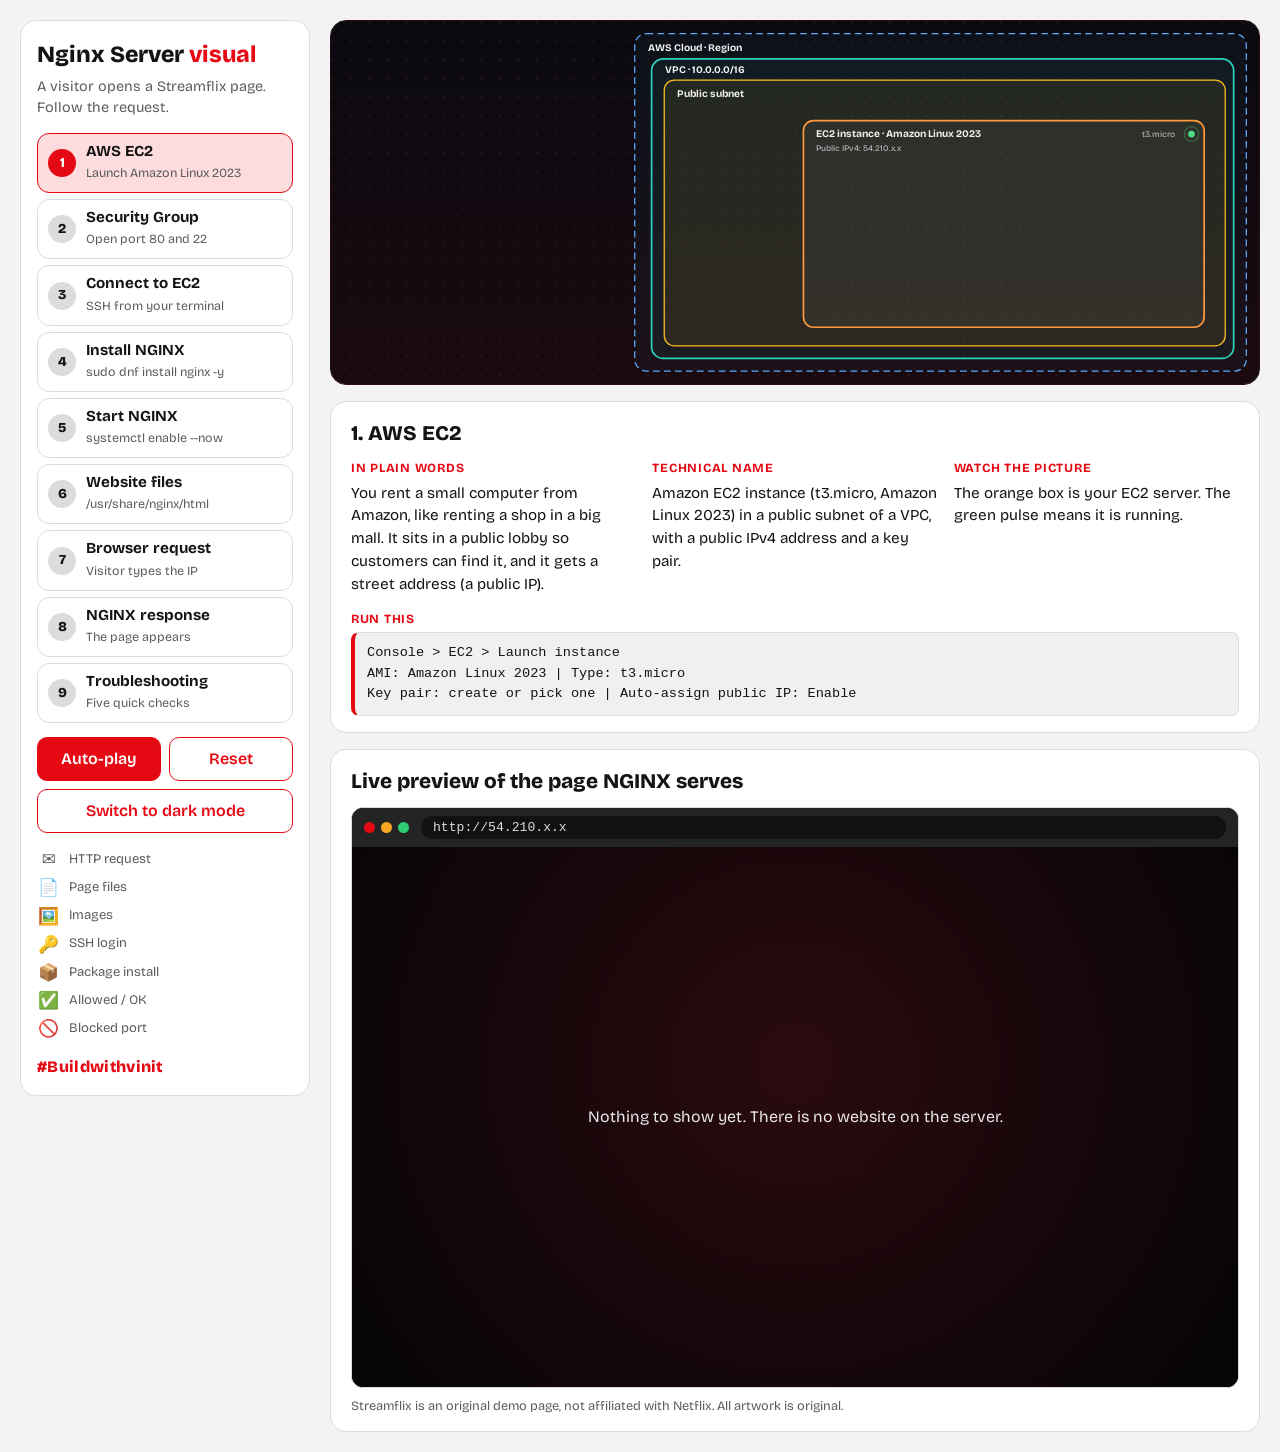
<file: index.html>
<!doctype html>
<html lang="en" data-theme="dark">
<head>
  <meta charset="utf-8">
  <meta name="viewport" content="width=device-width, initial-scale=1">
  <title>Nginx Server Visual – how NGINX serves a website from AWS EC2</title>
  <meta name="description" content="Animated, beginner-friendly guide to hosting a Netflix-inspired landing page with NGINX on an AWS EC2 instance.">
  <link rel="preconnect" href="https://fonts.googleapis.com">
  <link rel="preconnect" href="https://fonts.gstatic.com" crossorigin>
  <link href="https://fonts.googleapis.com/css2?family=Bricolage+Grotesque:opsz,wght@12..96,400;12..96,600;12..96,800&display=swap" rel="stylesheet">
  <link rel="stylesheet" href="css/style.css">
</head>
<body>
  <div class="app">
    <aside class="sidebar" aria-label="Steps">
      <div class="brand"><h1>Nginx Server <span>visual</span></h1><p>A visitor opens a Streamflix page. Follow the request.</p></div>
      <nav id="steps" class="steps" aria-label="Step buttons"></nav>
      <div class="controls">
        <button id="auto" type="button" class="ctl">Auto-play</button>
        <button id="reset" type="button" class="ctl ghost">Reset</button>
      </div>
      <button id="theme" type="button" class="ctl ghost wide">Switch to light mode</button>
      <div class="legend" id="legend" aria-label="Legend"></div>
      <p class="tagline">#Buildwithvinit</p>
    </aside>
    <main class="main">
      <div class="stage-wrap"><svg id="stage" class="stage" viewBox="0 0 1100 430" role="img" aria-label="Animated diagram: a request travelling from a browser to NGINX on EC2"></svg></div>
      <section class="caption" aria-live="polite">
        <h2 id="c-title"></h2>
        <div class="grid">
          <div><h3>In plain words</h3><p id="c-plain"></p></div>
          <div><h3>Technical name</h3><p id="c-tech"></p></div>
          <div><h3>Watch the picture</h3><p id="c-watch"></p></div>
        </div>
        <h3 class="cmd-h">Run this</h3>
        <pre class="cmd" id="c-cmd"></pre>
      </section>
      <section class="preview" aria-label="Landing page preview">
        <h2>Live preview of the page NGINX serves</h2>
        <div class="browser">
          <div class="bar"><span class="dots"><i></i><i></i><i></i></span><div class="url" id="url">http://54.210.x.x</div></div>
          <div class="view">
            <iframe id="site" title="Streamflix demo landing page"></iframe>
            <div class="veil" id="veil"><p id="veil-msg"></p></div>
          </div>
        </div>
        <p class="note">Streamflix is an original demo page, not affiliated with Netflix. All artwork is original.</p>
      </section>
    </main>
  </div>
  <script src="js/app.js"></script>
</body>
</html>
</file>
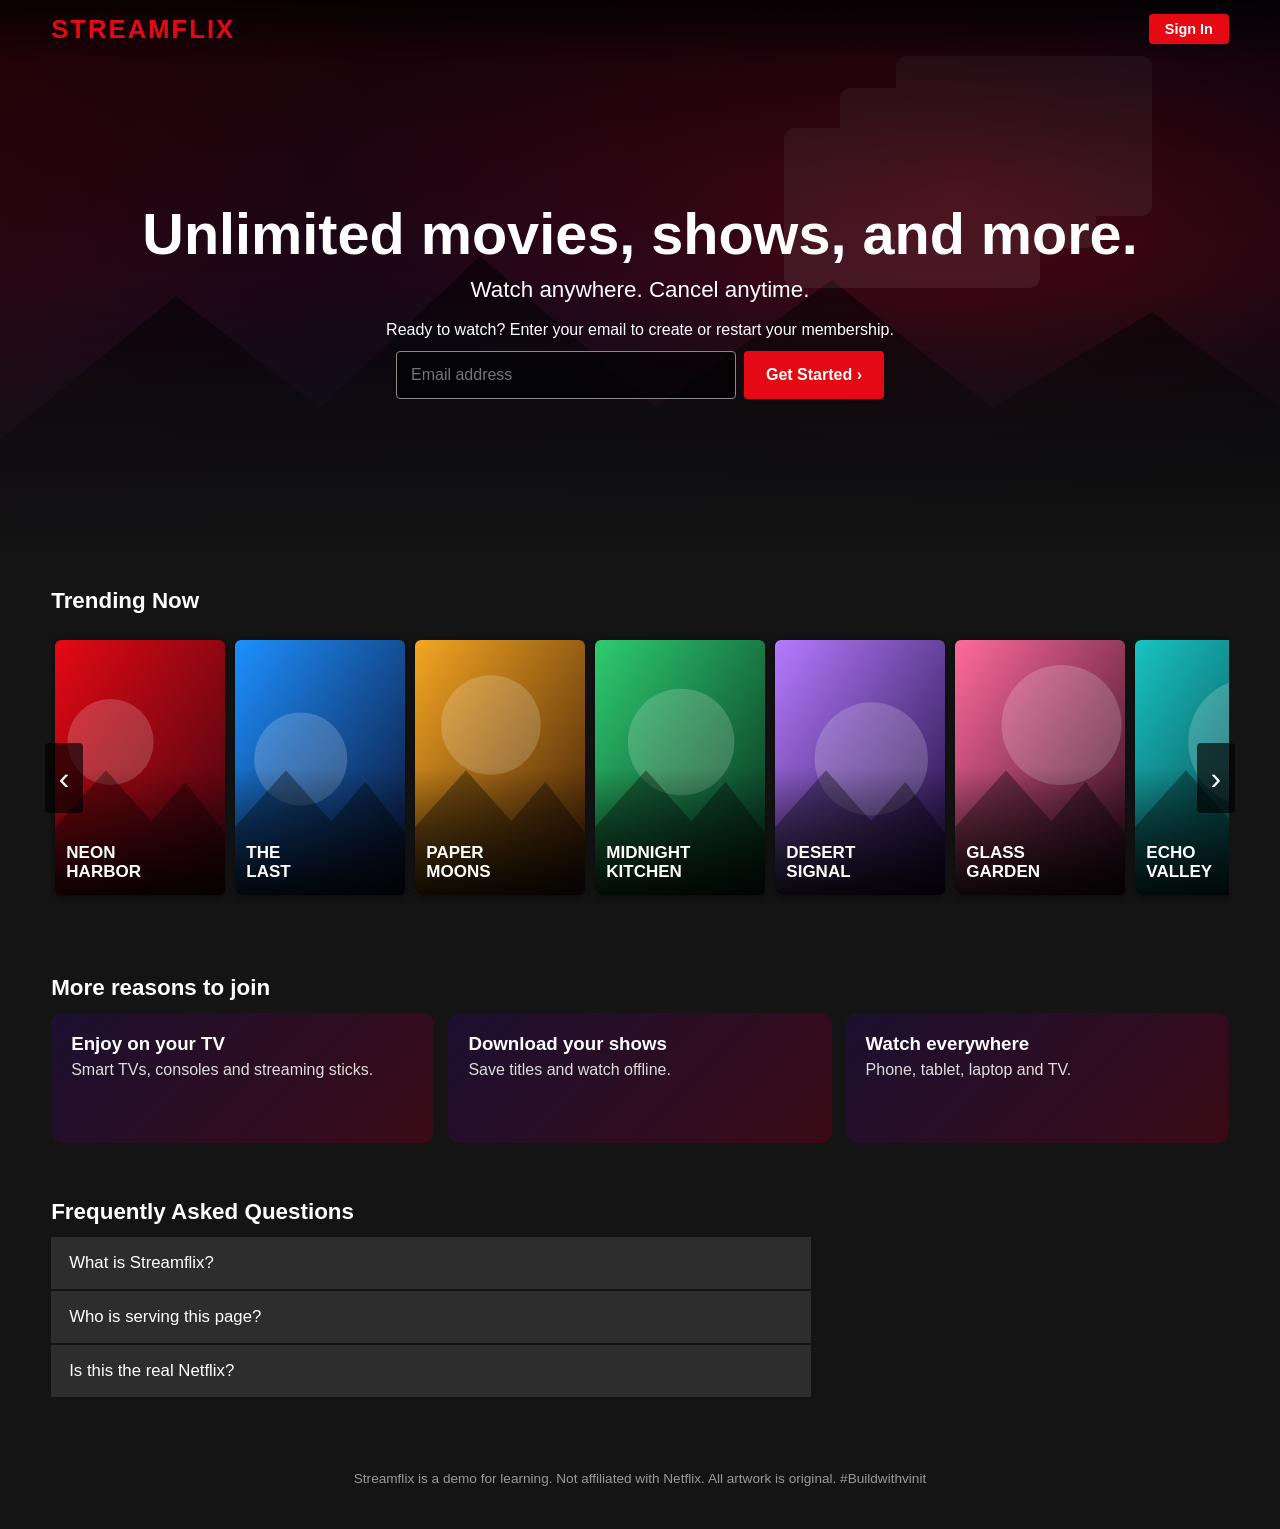
<file: assets/site/index.html>
<!doctype html>
<html lang="en">
<head>
<meta charset="utf-8">
<meta name="viewport" content="width=device-width, initial-scale=1">
<title>Streamflix - demo landing page served by NGINX</title>
<meta name="description" content="An original Netflix-inspired demo landing page for learning NGINX on AWS EC2.">
<link rel="stylesheet" href="style.css">
</head>
<body>
<header class="nav" id="nav">
  <a class="logo" href="#">STREAMFLIX</a>
  <button class="btn small" id="signin" type="button">Sign In</button>
</header>
<section class="hero">
  <div class="hero-in">
    <h1>Unlimited movies, shows, and more.</h1>
    <p>Watch anywhere. Cancel anytime.</p>
    <p class="sub">Ready to watch? Enter your email to create or restart your membership.</p>
    <form class="cta" id="cta"><input type="email" id="email" placeholder="Email address" aria-label="Email address"><button class="btn" type="submit">Get Started &rsaquo;</button></form>
  </div>
</section>
<section class="row-sec">
  <h2>Trending Now</h2>
  <div class="row-wrap">
    <button class="arrow l" id="prev" type="button" aria-label="Scroll left">&lsaquo;</button>
    <div class="row" id="row">
      <a class="card" href="#"><img src="img/p1.svg" alt="Neon Harbor poster"></a>
      <a class="card" href="#"><img src="img/p2.svg" alt="The Last Orbit poster"></a>
      <a class="card" href="#"><img src="img/p3.svg" alt="Paper Moons poster"></a>
      <a class="card" href="#"><img src="img/p4.svg" alt="Midnight Kitchen poster"></a>
      <a class="card" href="#"><img src="img/p5.svg" alt="Desert Signal poster"></a>
      <a class="card" href="#"><img src="img/p6.svg" alt="Glass Garden poster"></a>
      <a class="card" href="#"><img src="img/p7.svg" alt="Echo Valley poster"></a>
      <a class="card" href="#"><img src="img/p8.svg" alt="Red Lantern poster"></a>
    </div>
    <button class="arrow r" id="next" type="button" aria-label="Scroll right">&rsaquo;</button>
  </div>
</section>
<section class="reasons">
  <h2>More reasons to join</h2>
  <div class="cards3">
    <div class="rc"><h3>Enjoy on your TV</h3><p>Smart TVs, consoles and streaming sticks.</p></div>
    <div class="rc"><h3>Download your shows</h3><p>Save titles and watch offline.</p></div>
    <div class="rc"><h3>Watch everywhere</h3><p>Phone, tablet, laptop and TV.</p></div>
  </div>
</section>
<section class="faq">
  <h2>Frequently Asked Questions</h2>
  <div class="acc" id="acc">
    <button class="q" type="button">What is Streamflix?</button><div class="a">An original demo site built to practise hosting a web page with NGINX on AWS EC2.</div>
    <button class="q" type="button">Who is serving this page?</button><div class="a">NGINX, running on an Amazon Linux 2023 EC2 instance, hands your browser these HTML, CSS, JavaScript and image files.</div>
    <button class="q" type="button">Is this the real Netflix?</button><div class="a">No. This is an independent learning project and is not affiliated with or endorsed by Netflix.</div>
  </div>
</section>
<footer><p>Streamflix is a demo for learning. Not affiliated with Netflix. All artwork is original. #Buildwithvinit</p></footer>
<div class="toast" id="toast" role="status"></div>
<script src="script.js"></script>
</body>
</html>
</file>
<file: css/style.css>
:root{--bg:#f3f3f3;--panel:#fff;--ink:#141414;--mute:#5d5d5d;--line:#dcdcdc;--accent:#e50914;--accent-ink:#fff;--code:#f0f0f0}
[data-theme="dark"]{--bg:#0b0b0b;--panel:#161616;--ink:#f5f5f5;--mute:#a8a8a8;--line:#2c2c2c;--accent:#e50914;--accent-ink:#fff;--code:#0f0f0f}
*{box-sizing:border-box}
body{margin:0;background:var(--bg);color:var(--ink);font-family:"Bricolage Grotesque",system-ui,-apple-system,"Segoe UI",Roboto,sans-serif;line-height:1.5}
.app{display:grid;grid-template-columns:290px 1fr;gap:20px;max-width:1500px;margin:0 auto;padding:20px}
.sidebar{background:var(--panel);border:1px solid var(--line);border-radius:16px;padding:16px;align-self:start;position:sticky;top:20px}
.brand h1{margin:0 0 4px;font-size:1.45rem;font-weight:800}.brand h1 span{color:var(--accent)}
.brand p{margin:0 0 14px;color:var(--mute);font-size:.9rem}
.steps{display:flex;flex-direction:column;gap:6px}
.step-btn{display:flex;gap:10px;align-items:center;text-align:left;width:100%;padding:8px 10px;border:1px solid var(--line);border-radius:12px;background:transparent;color:var(--ink);font:inherit;cursor:pointer;transition:border-color .2s,transform .2s}
.step-btn:hover{border-color:var(--accent);transform:translateX(2px)}
.step-btn .num{flex:none;width:28px;height:28px;border-radius:50%;display:grid;place-items:center;font-weight:800;font-size:.85rem;background:var(--line)}
.step-btn b{display:block;font-size:.95rem;line-height:1.2}.step-btn small{color:var(--mute);font-size:.78rem}
.step-btn.active{border-color:var(--accent);background:color-mix(in srgb,var(--accent) 14%,transparent)}
.step-btn.active .num{background:var(--accent);color:var(--accent-ink)}
.controls{display:flex;gap:8px;margin:14px 0 8px}
.ctl{flex:1;padding:9px;border-radius:10px;border:1px solid var(--accent);background:var(--accent);color:var(--accent-ink);font:inherit;font-weight:600;cursor:pointer}
.ctl.ghost{background:transparent;color:var(--accent)}.ctl.wide{width:100%;margin-bottom:14px}
button:focus-visible,a:focus-visible{outline:3px solid #f59e0b;outline-offset:2px}
.legend{font-size:.82rem;color:var(--mute);display:grid;gap:3px}
.legend span{display:flex;gap:8px;align-items:center}.legend i{font-style:normal;font-size:1.05rem;width:1.4em;text-align:center}
.tagline{margin:14px 0 0;font-weight:800;color:var(--accent);letter-spacing:.02em}
.main{min-width:0}
.stage-wrap{overflow-x:auto;border-radius:16px;border:1px solid #2a0d12}
.stage{display:block;width:100%;min-width:820px;height:auto;background:#0a0a0f}
.caption,.preview{margin-top:16px;background:var(--panel);border:1px solid var(--line);border-radius:16px;padding:16px 20px}
.caption h2,.preview h2{margin:0 0 10px;font-size:1.3rem;font-weight:800}
.caption .grid{display:grid;grid-template-columns:repeat(3,1fr);gap:16px}
.caption h3{margin:0 0 4px;font-size:.78rem;letter-spacing:.06em;text-transform:uppercase;color:var(--accent)}
.caption p{margin:0;font-size:.95rem}
.cmd-h{margin-top:14px!important}
.cmd{margin:4px 0 0;padding:10px 12px;background:var(--code);border:1px solid var(--line);border-left:4px solid var(--accent);border-radius:8px;font:.85rem/1.5 ui-monospace,Menlo,Consolas,monospace;white-space:pre-wrap;word-break:break-word}
.browser{border:1px solid var(--line);border-radius:12px;overflow:hidden;background:#000}
.bar{display:flex;gap:12px;align-items:center;padding:8px 12px;background:#242424}
.dots{display:flex;gap:6px}.dots i{width:11px;height:11px;border-radius:50%;background:#e50914}.dots i:nth-child(2){background:#f5a623}.dots i:nth-child(3){background:#2ecc71}
.url{flex:1;background:#111;color:#ddd;border-radius:14px;padding:4px 12px;font:.82rem ui-monospace,Menlo,Consolas,monospace}
.view{position:relative;height:540px}
.view iframe{width:100%;height:100%;border:0;background:#141414}
.veil{position:absolute;inset:0;display:grid;place-items:center;background:radial-gradient(circle at 50% 40%,#2a0a10,#050505);text-align:center;padding:20px;transition:opacity .6s}
.veil.gone{opacity:0;pointer-events:none}
.veil p{margin:0;color:#e8e8e8;max-width:420px}
.veil.load p::before{content:"";display:block;width:34px;height:34px;margin:0 auto 12px;border-radius:50%;border:4px solid #444;border-top-color:#e50914;animation:spin 1s linear infinite}
@keyframes spin{to{transform:rotate(360deg)}}
.note{margin:8px 0 0;font-size:.8rem;color:var(--mute)}
/* ---- SVG ---- */
.stage text{font-family:"Bricolage Grotesque",system-ui,sans-serif;fill:#f1f1f1}
.t1{font-size:12px;font-weight:700}.t2{font-size:10px;fill:#c3c3cc!important}.t3{font-size:9px;fill:#a9a9b6!important}
.lbl{font-size:12px;font-weight:700}
.mono{font-family:ui-monospace,Menlo,Consolas,monospace!important;font-size:9.5px;fill:#9ff0b0!important}
.tg{font-size:9.5px;font-weight:700;fill:#ffd9d9!important}
.bdg{fill:#fff!important;font-size:11px;font-weight:800}
.emo{font-size:18px}.red{fill:#f87171!important}.grn{fill:#4ade80!important}
.cloud{fill:rgba(90,169,255,.04);stroke:#5aa9ff;stroke-width:1.5;stroke-dasharray:8 5}
.vpc{fill:rgba(45,212,191,.05);stroke:#2dd4bf;stroke-width:2}
.pub{fill:rgba(251,191,36,.08);stroke:#fbbf24;stroke-width:1.5}
.sg{fill:rgba(248,113,113,.05);stroke:#f87171;stroke-width:2;stroke-dasharray:7 4}
.ec2{fill:rgba(255,255,255,.04);stroke:#ff9a3d;stroke-width:2}
.term{fill:#05080a;stroke:#4ade80;stroke-width:1.5}
.node{stroke-width:1.5}
.n-blue{fill:#14305c;stroke:#5aa9ff}.n-gold{fill:#4a3a0c;stroke:#fbbf24}.n-red{fill:#4a0d14;stroke:#e50914}
.n-green{fill:#0f3a25;stroke:#4ade80}.n-teal{fill:#0c3b3a;stroke:#2dd4bf}.n-grey{fill:#23252e;stroke:#8b90a0}
.tag{fill:#4a1620;stroke:#f87171;stroke-width:1}
.wire{fill:none;stroke-width:2;stroke-dasharray:6 6;animation:flow 1.2s linear infinite;opacity:.85}
.w-b{stroke:#5aa9ff}.w-g{stroke:#fbbf24}.w-r{stroke:#f87171}.w-n{stroke:#4ade80}.w-o{stroke:#ff9a3d}
@keyframes flow{to{stroke-dashoffset:-24}}
.st{opacity:0;visibility:hidden;transition:opacity .5s,visibility 0s .5s}
.st.on{opacity:1;visibility:visible;transition:opacity .5s}
.st.new{animation:glow 1.6s ease-out}
@keyframes glow{0%{filter:drop-shadow(0 0 0 #fff);opacity:0}30%{filter:drop-shadow(0 0 10px #ff4b55);opacity:1}100%{filter:drop-shadow(0 0 0 #fff)}}
@media (max-width:860px){
  .app{grid-template-columns:1fr;padding:12px}
  .sidebar{position:static}
  .steps{flex-direction:row;overflow-x:auto;padding-bottom:6px}
  .step-btn{min-width:175px}
  .legend{grid-template-columns:1fr 1fr}
  .caption .grid{grid-template-columns:1fr}
  .view{height:460px}
}
@media (prefers-reduced-motion:reduce){.wire,.veil.load p::before{animation:none}.st,.st.on,.veil{transition:none}.st.new{animation:none}}
</file>
<file: assets/site/style.css>
*{box-sizing:border-box}
body{margin:0;background:#141414;color:#fff;font-family:"Helvetica Neue",Helvetica,Arial,sans-serif}
.nav{position:fixed;top:0;left:0;right:0;z-index:5;display:flex;justify-content:space-between;align-items:center;padding:14px 4%;background:linear-gradient(#000a,transparent);transition:background .3s}
.nav.solid{background:#141414}
.logo{color:#e50914;font-weight:900;font-size:1.6rem;letter-spacing:.08em;text-decoration:none}
.btn{background:#e50914;color:#fff;border:0;border-radius:4px;padding:12px 22px;font-size:1rem;font-weight:700;cursor:pointer;transition:background .2s,transform .2s}
.btn:hover{background:#f6121d;transform:scale(1.04)}
.btn.small{padding:7px 16px;font-size:.9rem}
button:focus-visible,input:focus-visible,a:focus-visible{outline:3px solid #fff;outline-offset:2px}
.hero{min-height:560px;display:grid;place-items:center;text-align:center;padding:110px 5% 70px;background:linear-gradient(#000b,#0006 50%,#141414),url(img/hero.svg) center/cover}
.hero h1{font-size:clamp(2rem,5vw,3.6rem);margin:0 0 10px;font-weight:900;animation:rise .9s ease both}
.hero p{margin:6px 0;font-size:clamp(1rem,2vw,1.4rem)}.hero .sub{font-size:1rem;margin-top:18px}
.cta{display:flex;gap:8px;justify-content:center;flex-wrap:wrap;margin-top:12px}
.cta input{width:min(340px,90%);padding:14px;border-radius:4px;border:1px solid #888;background:#000a;color:#fff;font-size:1rem}
@keyframes rise{from{opacity:0;transform:translateY(20px)}to{opacity:1;transform:none}}
section{padding:28px 4%}h2{font-size:1.4rem;margin:0 0 12px}
.row-wrap{position:relative}
.row{display:flex;gap:10px;overflow-x:auto;scroll-behavior:smooth;padding:14px 4px 24px;scrollbar-width:none}
.row::-webkit-scrollbar{display:none}
.card{flex:none;width:170px;border-radius:6px;overflow:hidden;transition:transform .25s,box-shadow .25s;box-shadow:0 2px 8px #0008}
.card:hover,.card:focus-visible{transform:scale(1.12);z-index:2;box-shadow:0 10px 28px #000c}
.card img{display:block;width:100%;height:auto}
.arrow{position:absolute;top:40%;z-index:3;background:#000a;color:#fff;border:0;width:38px;height:70px;font-size:2rem;cursor:pointer;border-radius:4px}
.arrow.l{left:-6px}.arrow.r{right:-6px}.arrow:hover{background:#e50914}
.cards3{display:grid;grid-template-columns:repeat(auto-fit,minmax(220px,1fr));gap:14px}
.rc{background:linear-gradient(135deg,#1c1030,#3a0a16);border-radius:12px;padding:20px;min-height:130px}
.rc h3{margin:0 0 6px}.rc p{margin:0;color:#ddd}
.acc{max-width:760px}
.q{display:block;width:100%;text-align:left;background:#2d2d2d;color:#fff;border:0;border-bottom:2px solid #141414;padding:16px 18px;font-size:1.05rem;cursor:pointer}
.q:hover{background:#414141}
.a{max-height:0;overflow:hidden;background:#2d2d2d;padding:0 18px;transition:max-height .3s,padding .3s;color:#ddd}
.a.open{max-height:200px;padding:14px 18px}
footer{padding:30px 4%;color:#999;font-size:.85rem;text-align:center}
.toast{position:fixed;bottom:20px;left:50%;transform:translate(-50%,40px);background:#e50914;padding:10px 18px;border-radius:6px;opacity:0;transition:.3s}
.toast.show{opacity:1;transform:translate(-50%,0)}
@media (prefers-reduced-motion:reduce){*{animation:none!important;transition:none!important}}
</file>
